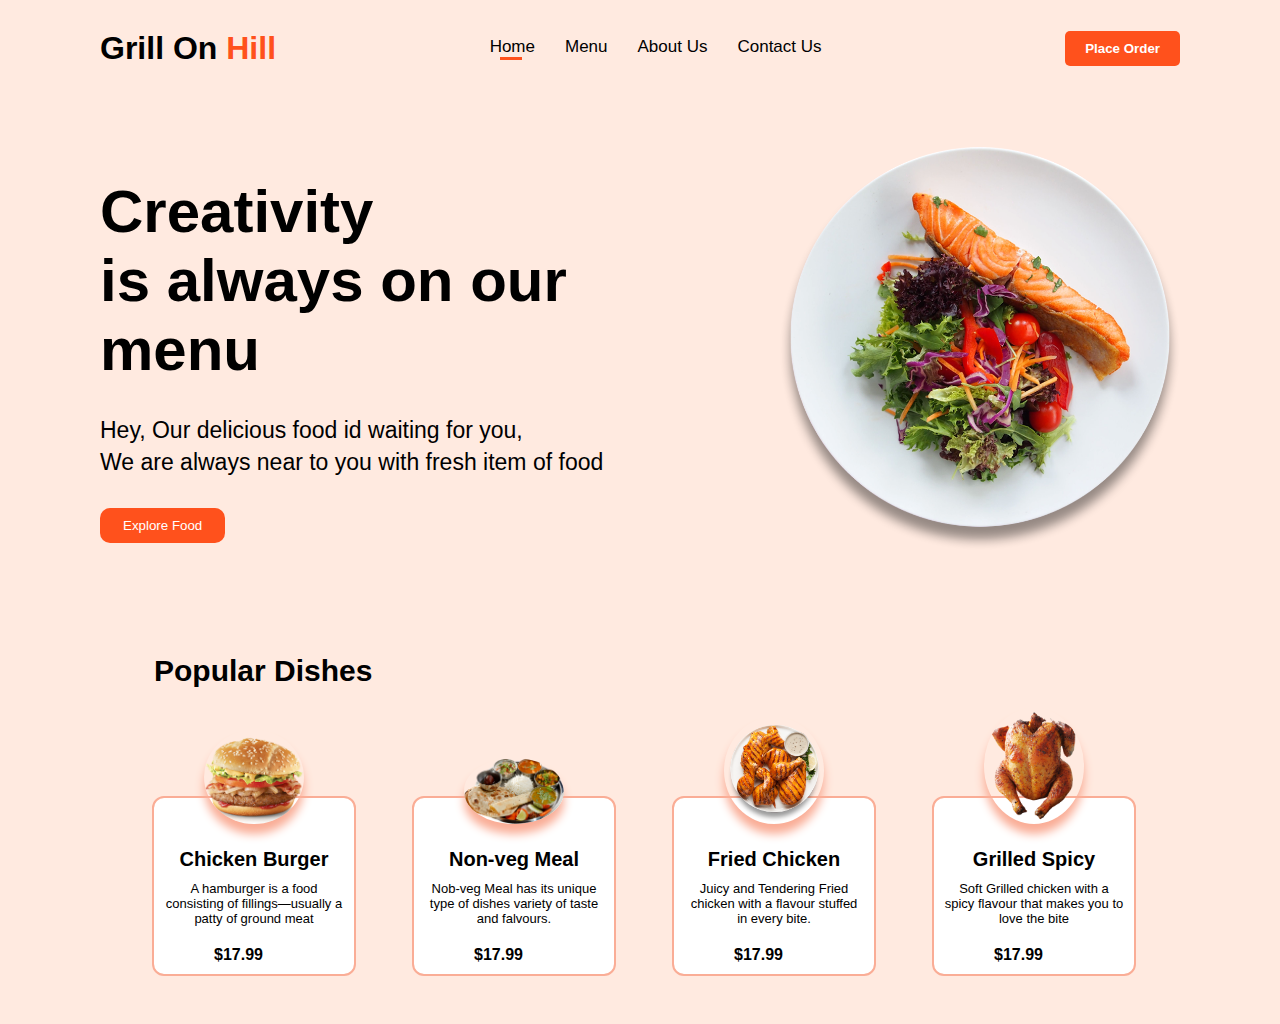
<file: index.html>
<!DOCTYPE html>
<html lang="en">
<head>
    <meta charset="UTF-8">
    <meta name="viewport" content="width=device-width, initial-scale=1.0">
    <title>Foodio</title>
    <link rel="icon" href="./images/Indian-Food-PNG-HD.png">
    <link rel="stylesheet" href="./css/home.css">
</head>
<body>
    <section class="menu"> 
        <div class="nav">
            <div class="logo"><h1>Grill On <b>Hill</b></h1></div>
            <div class="navhome">
                <ul>
                <li><a class="active" href="./index.html">Home</a></li>
                <li><a href="./menu.html">Menu</a></li>
                
                <li> <a href="./about.html">About Us</a></li>
                <li><a href="./contact.html">Contact Us</a></li>
            </ul>
        </div>
        <ul>
            <div class="">
                <a href="./form.html" >
                <input class="placeorder" type="button" value="Place Order" id="placeorder">
                 </a>
             </div>
        </div>

    </section>
    <section class="grid">
        <div class="content">
            <div class="content-left">
                <div class="info">
                    <h2>Creativity <br> is always on our menu</h2>
                    <p>Hey, Our delicious food id waiting for you,<br>
                    We are always near to you with fresh item of food</p>
                    
                </div>
                <a href="menu.html" >
                    <button>Explore Food</button>
                </a>
                
            </div>
            <div class="content-right">
                <img src="./images/Fresh-Healthy-Food-Background-PNG.png" alt="food image in a plate">
            </div>

        </div>
    </section>

    <section class="category">
        <div class="list-items">
            <h3>Popular Dishes</h3>
            <div class="card-list">
               <div class="card">
                    <img src="./images/Burger-Transparent-PNG.png" alt="">
                    <div class="food-title">
                        <h1>Chicken Burger</h1>    
                    </div>
                    <div class="desc-food">
                        <p>A hamburger is a food consisting of fillings—usually a patty of ground meat</p>
                    </div>
                    <div class="price">
                        <span>$17.99</span>
                    </div>
               </div>
               <div class="card">
                <img src="./images/Indian-Food-PNG-Image.png" alt="">
                <div class="food-title">
                    <h1>Non-veg Meal</h1>    
                </div>
                <div class="desc-food">
                    <p>Nob-veg Meal has its unique type of dishes variety of taste and falvours. </p>
                </div>
                <div class="price">
                    <span>$17.99</span>
                </div>
           </div>
           <div class="card">
            <img src="./images/KFC-Food-Plate-Top-View-PNG.png" alt="">
            <div class="food-title">
                <h1>Fried Chicken</h1>    
            </div>
            <div class="desc-food">
                <p>Juicy and Tendering Fried chicken with a flavour stuffed in every bite.</p>
            </div>
            <div class="price">
                <span>$17.99</span>
            </div>
       </div>
       <div class="card">
        <img src="./images/Grilled-Food-PNG-Image-Free-Download.png" alt="">
        <div class="food-title">
            <h1>Grilled Spicy

            </h1>    
        </div>
        <div class="desc-food">
            <p>Soft Grilled chicken with a spicy flavour that makes you to love the bite</p>
        </div>
        <div class="price">
            <span>$17.99</span>
        </div>
        </div>
            </div>
        </div>

    </section>
    <footer>
         
    </footer>

</body>
</html>
</file>
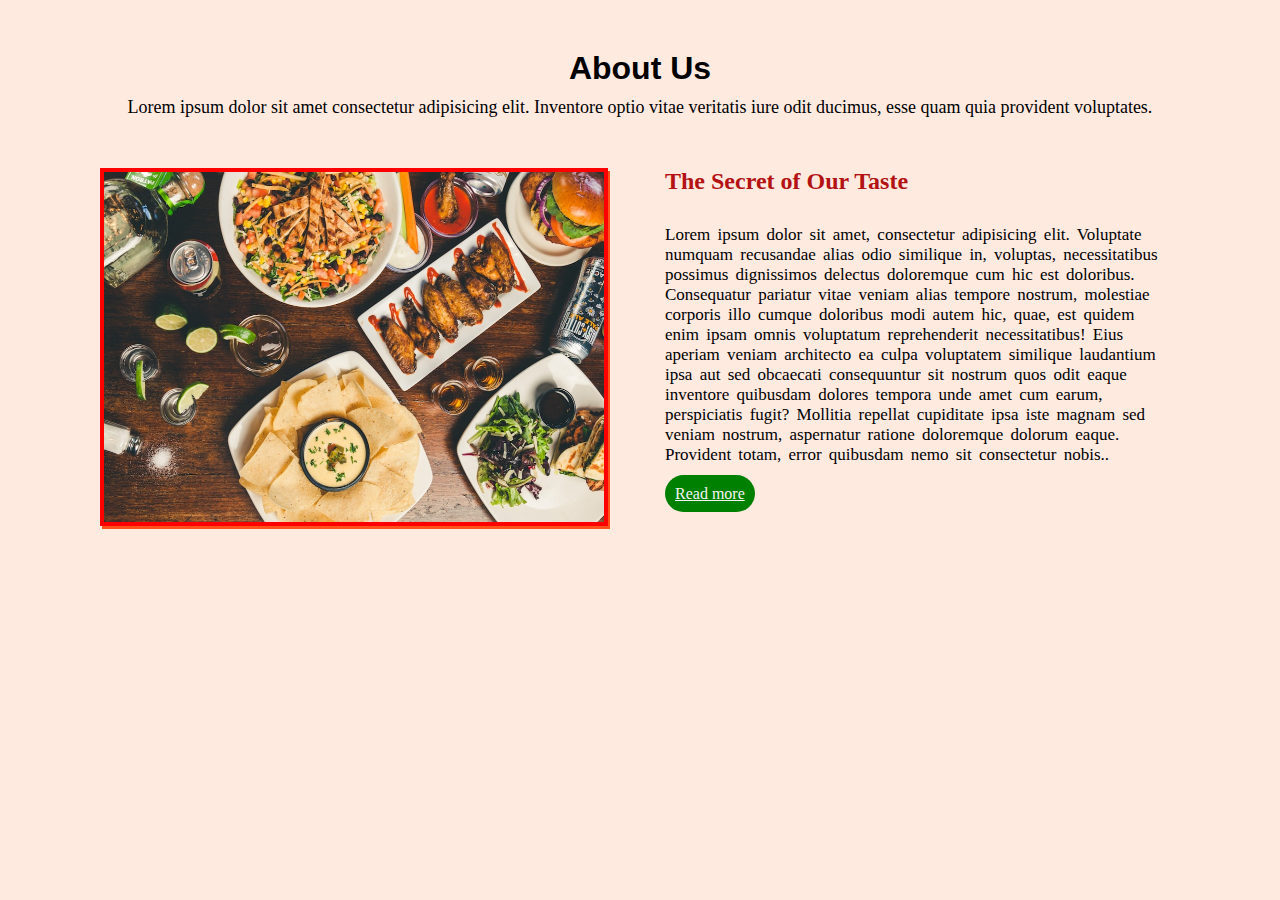
<file: about.html>
<!DOCTYPE html>
<html lang="en">
<head>
    <meta charset="UTF-8">
    <meta name="viewport" content="width=, initial-scale=1.0">
    <title>About US</title>
    <link rel="stylesheet" href="./css/about.css">
</head>
<body>
    </div>
    <div class="about">
        <div class="heading">
            <h1>About Us
            </h1></div>
            <div class="para">
                <p>Lorem ipsum dolor sit amet consectetur adipisicing elit. Inventore optio vitae veritatis iure odit ducimus, esse quam quia provident voluptates.</p>
            </div>
            <div class="grid">
                <div class="image">
                    <img src="./images/ab.jpg" alt="">
                </div>
                <div class="content">
                    <div class="content-head">
                        <h2>The Secret of Our Taste</h2>
                    </div>
                    <div class="content-para">
                        
                        <p>Lorem ipsum dolor sit amet, consectetur adipisicing elit. Voluptate numquam recusandae alias odio similique in, voluptas, necessitatibus possimus dignissimos delectus doloremque cum hic est doloribus. Consequatur pariatur vitae veniam alias tempore nostrum, molestiae corporis illo cumque doloribus modi autem hic, quae, est quidem enim ipsam omnis voluptatum reprehenderit necessitatibus! Eius aperiam veniam architecto ea culpa voluptatem similique laudantium ipsa aut sed obcaecati consequuntur sit nostrum quos odit eaque inventore quibusdam dolores tempora unde amet cum earum, perspiciatis fugit? Mollitia repellat cupiditate ipsa iste magnam sed veniam nostrum, aspernatur ratione doloremque dolorum eaque. Provident totam, error quibusdam nemo sit consectetur nobis..</p>
                        <a href="" class="read-more">Read more</a>
                    </div>

                </div>
            </div>
    </div>
</body>
</html>
</file>
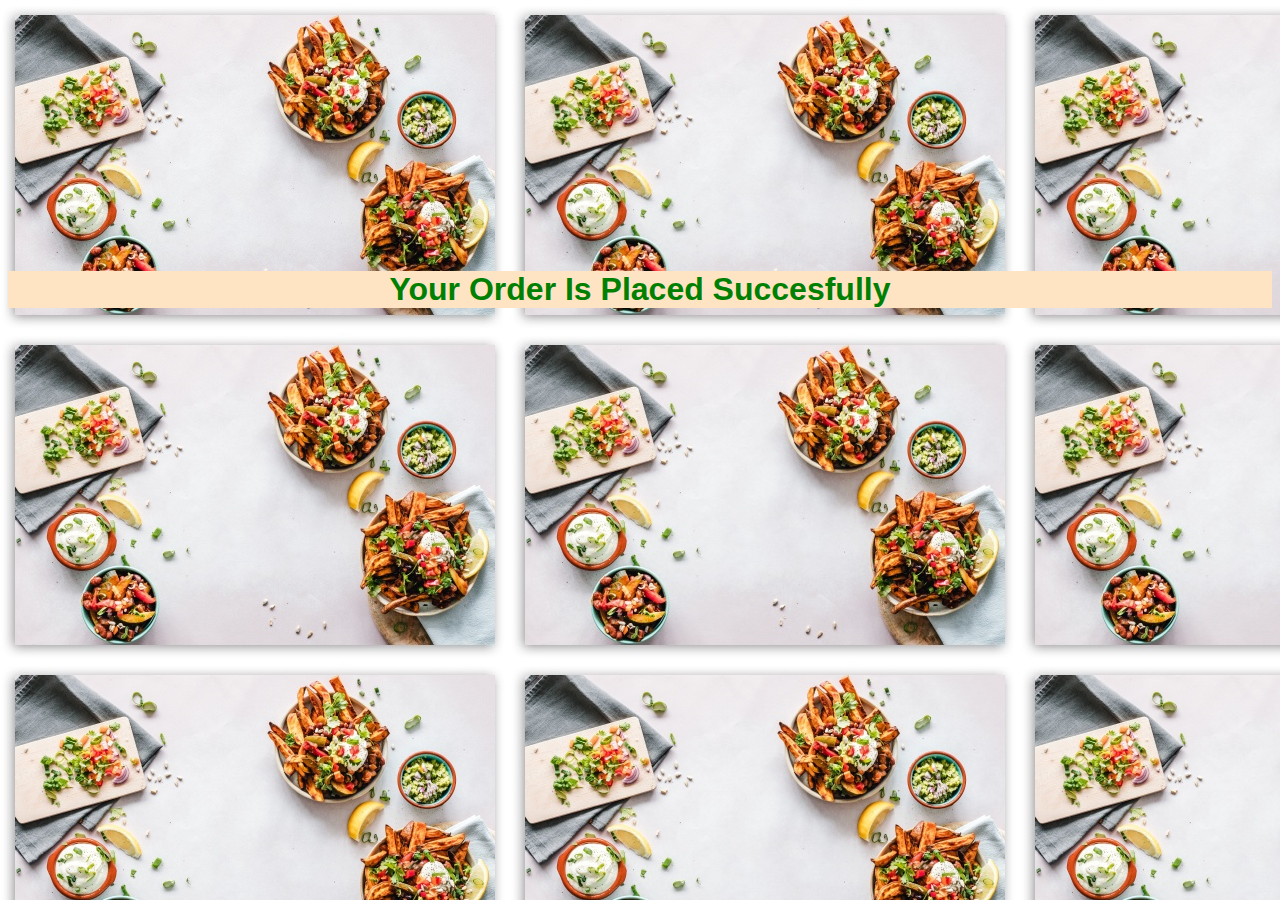
<file: conirm.html>
<!DOCTYPE html>
<html lang="en">
<head>
    <meta charset="UTF-8">
    <meta name="viewport" content="width=device-width, initial-scale=1.0">
    <title>Order Booked</title>
    <style>
        body{
            background-image: url(./images/gftyfytf.jpg);
        }
        h1{
            color:green;
            display: flex;
            justify-content: center;
            align-items: center;
            font-family: sans-serif;
            position: relative;
            top: 250px;
            background-size: cover;
            background-color: bisque;
            
        }
        h1:hover{
            transition: 1s;
            transform: rotate(3600deg)
        }
    </style>
</head>
<body>
    <h1>Your Order Is Placed Succesfully</h1>
</body>
</html>
</file>
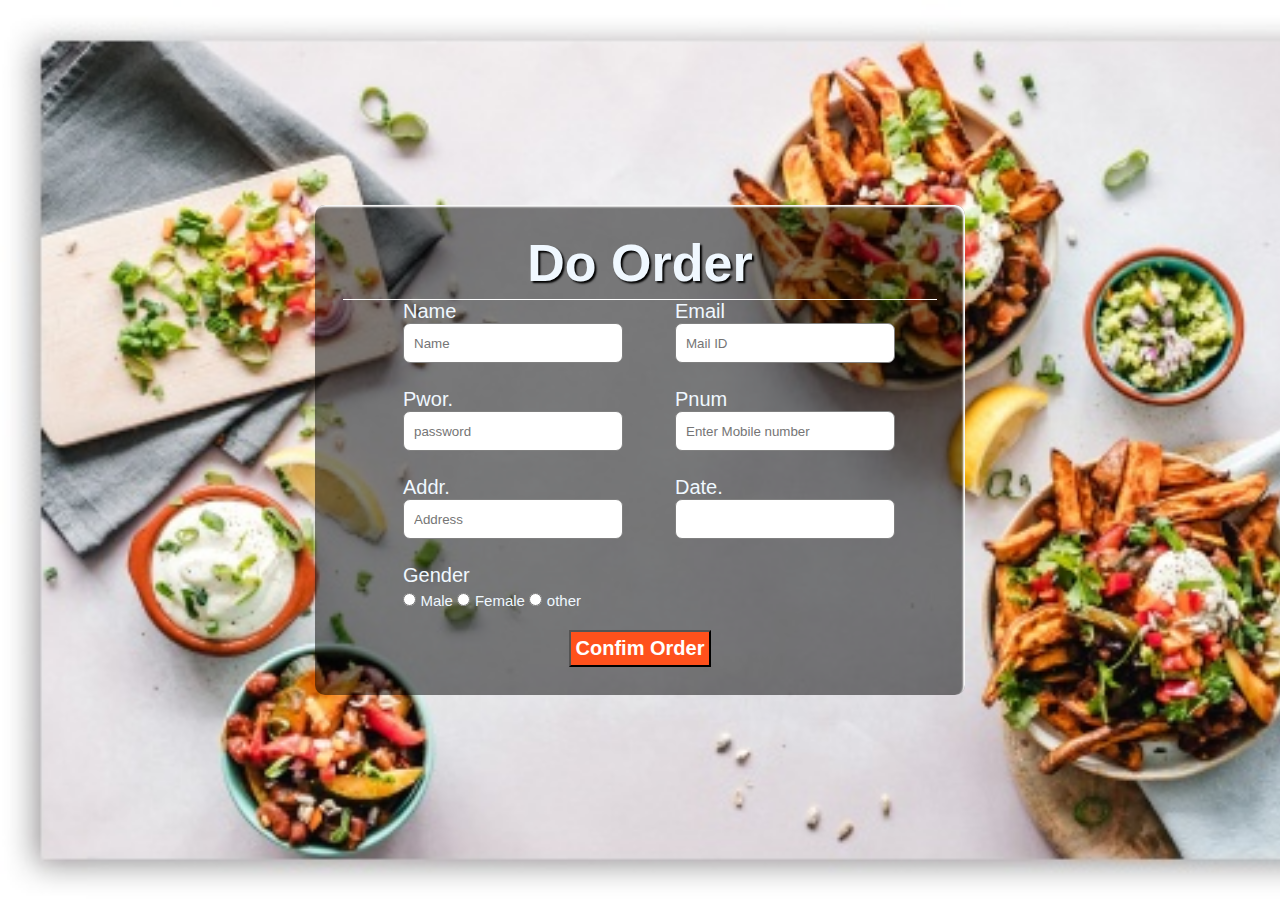
<file: form.html>
<!DOCTYPE html>
<html lang="en">
<head>
    <meta charset="UTF-8">
    <meta name="viewport" content="width=device-width, initial-scale=1.0">
    <title>Form</title>
    <link rel="stylesheet" href="./css/form.css">
</head>
<body>
        <div class="form">
            <div class="heading">
            <h1>Do Order</h1>
            </div>
             <form class="login" action="./conirm.html"  method="get"  >
            <div class="main-user-info">
                <div class="label-inputs">
                <div class="user-input-box">
                    <label for="name">Name</label>
                    <input type="text" id="name" placeholder="Name" required >
                </div>
                <div class="user-input-box">
                    <label for="mail">Email</label>
                    <input type="text" id="mail" placeholder="Mail ID">
                </div>
                <div class="user-input-box">
                    <label for="pass">Pwor.</label>
                    <input type="password" id="password" placeholder="password">
                </div>
                <div class="user-input-box">
                    <label for="number">Pnum</label>
                    <input type="number" id="ph number" placeholder="Enter Mobile number">
                
                </div>
                <div class="user-input-box">
                    <label for="address">Addr.</label>
                    <input type="text" placeholder="Address" id="adress">
                </div>
                <div class="user-input-box">
                    <label for="date">Date.</label>
                    <input type="text" id="date">
                </div>
            
                <div class="gender-details-box">
                    <span class="gender">Gender</span>
                </div>
                </div>
                <div class="gender-category">
                    <input type="radio" name="gender" id="male">
                    <label for="male">Male</label>
                    <input type="radio" name="gender" id="female">
                    <label for="male">Female</label>
                    <input type="radio" name="gender" id="other">
                    <label for="male">other</label>
                </div>
    
                <div class="form-submit-box">
                    <input type="submit" value="Confim Order" id="button">
                </div>
            </div>
             </form>
        </div>
</body>
</html>
</file>
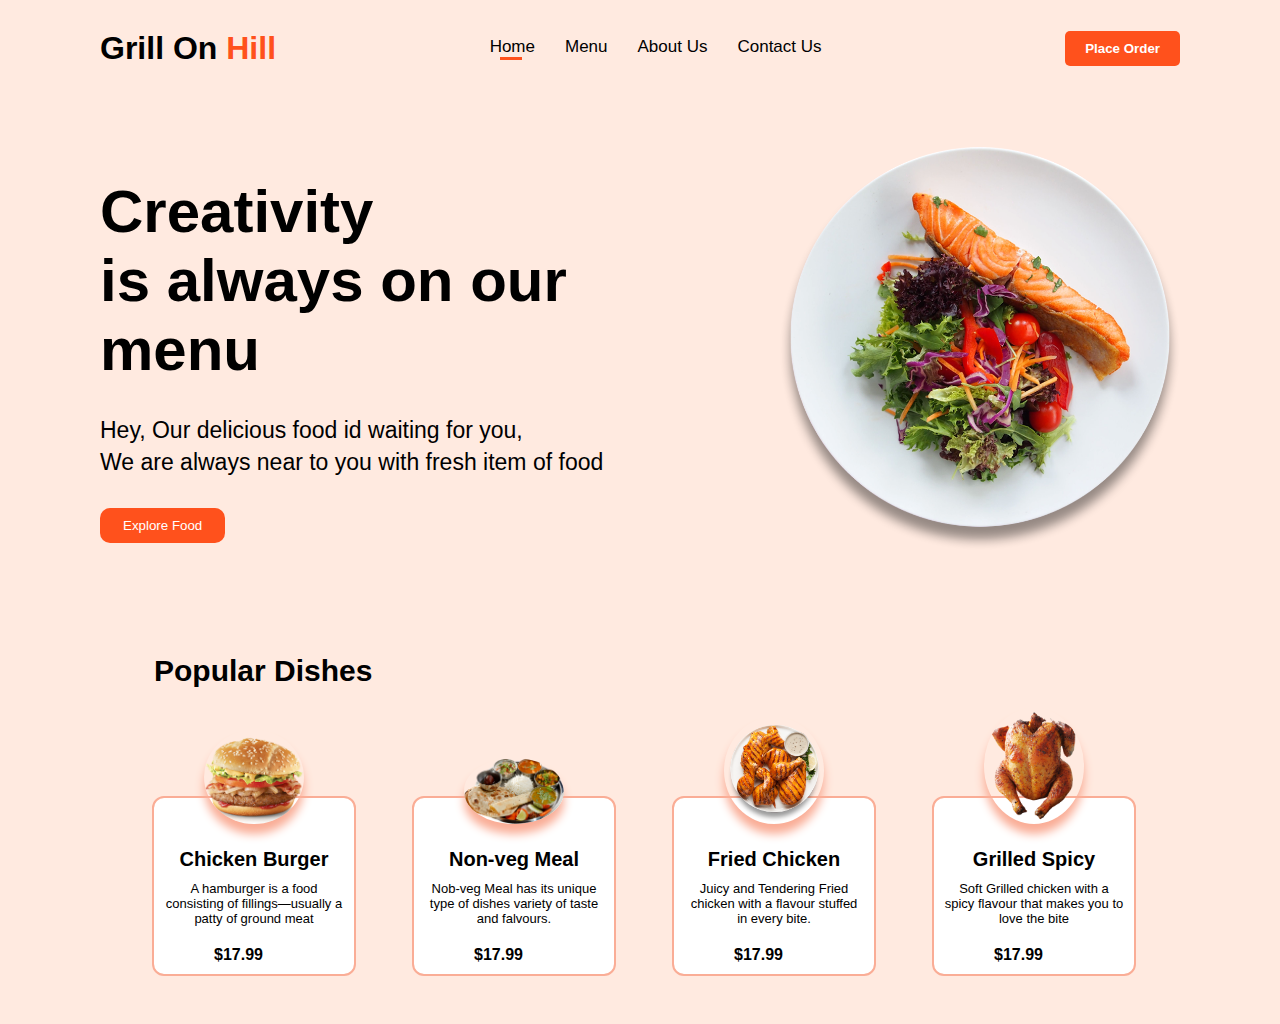
<file: home.html>
<!DOCTYPE html>
<html lang="en">
<head>
    <meta charset="UTF-8">
    <meta name="viewport" content="width=device-width, initial-scale=1.0">
    <title>Foodio</title>
    <link rel="icon" href="./images/Indian-Food-PNG-HD.png">
    <link rel="stylesheet" href="./css/home.css">
</head>
<body>
    <section class="menu"> 
        <div class="nav">
            <div class="logo"><h1>Grill On <b>Hill</b></h1></div>
            <div class="navhome">
                <ul>
                <li><a class="active" href="./home.html">Home</a></li>
                <li><a href="./menu.html">Menu</a></li>
                
                <li> <a href="./about.html">About Us</a></li>
                <li><a href="./contact.html">Contact Us</a></li>
            </ul>
        </div>
        <ul>
            <div class="">
                <a href="./form.html" >
                <input class="placeorder" type="button" value="Place Order" id="placeorder">
                 </a>
             </div>
        </div>

    </section>
    <section class="grid">
        <div class="content">
            <div class="content-left">
                <div class="info">
                    <h2>Creativity <br> is always on our menu</h2>
                    <p>Hey, Our delicious food id waiting for you,<br>
                    We are always near to you with fresh item of food</p>
                    
                </div>
                <a href="menu.html" >
                    <button>Explore Food</button>
                </a>
                
            </div>
            <div class="content-right">
                <img src="./images/Fresh-Healthy-Food-Background-PNG.png" alt="food image in a plate">
            </div>

        </div>
    </section>

    <section class="category">
        <div class="list-items">
            <h3>Popular Dishes</h3>
            <div class="card-list">
               <div class="card">
                    <img src="./images/Burger-Transparent-PNG.png" alt="">
                    <div class="food-title">
                        <h1>Chicken Burger</h1>    
                    </div>
                    <div class="desc-food">
                        <p>A hamburger is a food consisting of fillings—usually a patty of ground meat</p>
                    </div>
                    <div class="price">
                        <span>$17.99</span>
                    </div>
               </div>
               <div class="card">
                <img src="./images/Indian-Food-PNG-Image.png" alt="">
                <div class="food-title">
                    <h1>Non-veg Meal</h1>    
                </div>
                <div class="desc-food">
                    <p>Nob-veg Meal has its unique type of dishes variety of taste and falvours. </p>
                </div>
                <div class="price">
                    <span>$17.99</span>
                </div>
           </div>
           <div class="card">
            <img src="./images/KFC-Food-Plate-Top-View-PNG.png" alt="">
            <div class="food-title">
                <h1>Fried Chicken</h1>    
            </div>
            <div class="desc-food">
                <p>Juicy and Tendering Fried chicken with a flavour stuffed in every bite.</p>
            </div>
            <div class="price">
                <span>$17.99</span>
            </div>
       </div>
       <div class="card">
        <img src="./images/Grilled-Food-PNG-Image-Free-Download.png" alt="">
        <div class="food-title">
            <h1>Grilled Spicy

            </h1>    
        </div>
        <div class="desc-food">
            <p>Soft Grilled chicken with a spicy flavour that makes you to love the bite</p>
        </div>
        <div class="price">
            <span>$17.99</span>
        </div>
        </div>
            </div>
        </div>

    </section>
    <footer>
         
    </footer>

</body>
</html>
</file>
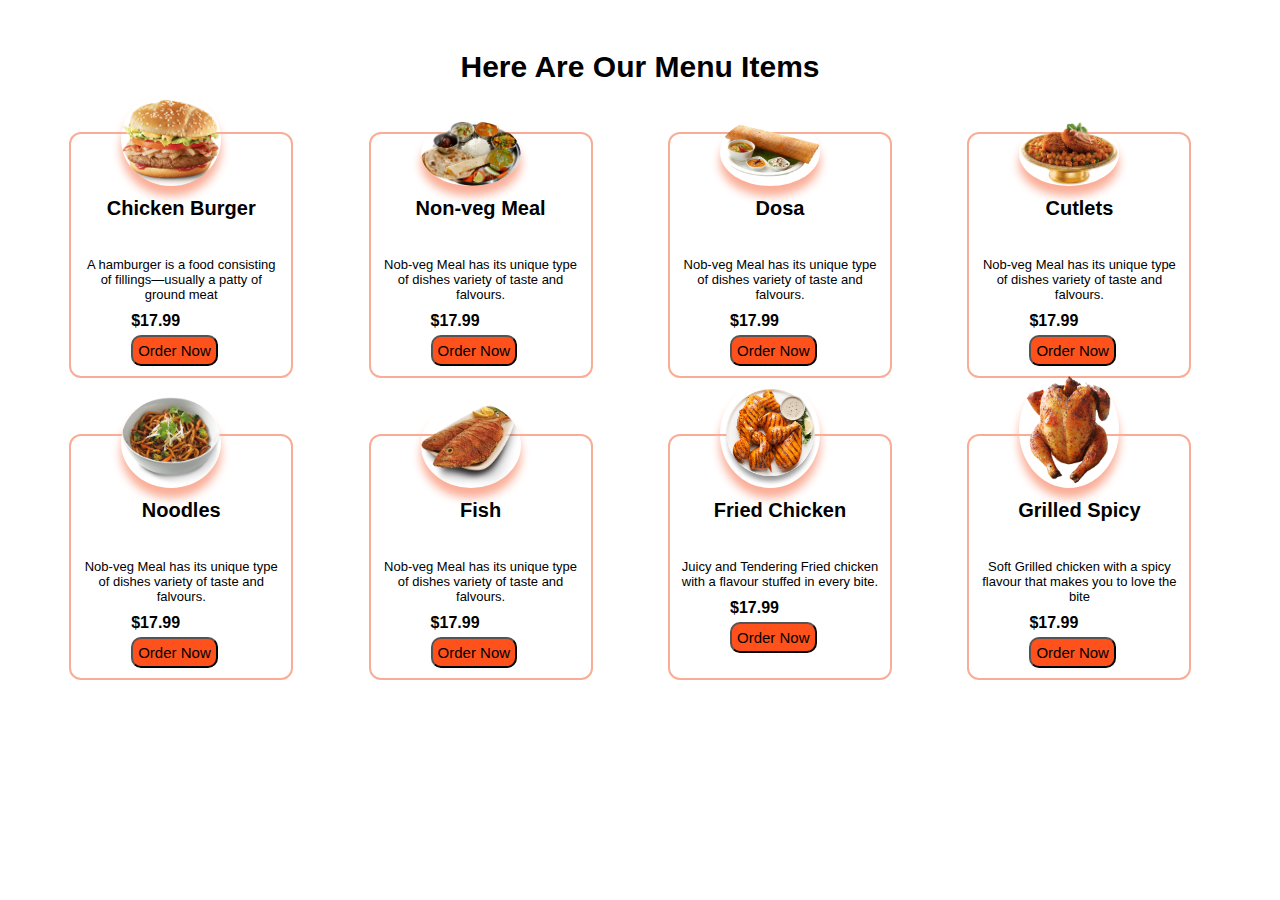
<file: menu.html>
<!DOCTYPE html>
<html lang="en">
<head>
    <meta charset="UTF-8">
    <meta name="viewport" content="width=device-width, initial-scale=1.0">
    <title>Menu</title>
    <link rel="stylesheet" href="./css/menu.css">
</head>
<body>
    <section class="category">
        <div class="list-items">
            <h2>Here Are Our Menu Items</h2>
            <div class="card-list">
               <div class="card">
                    <img src="./images/Burger-Transparent-PNG.png" alt="">
                    <div class="food-title">
                        <h1>Chicken Burger</h1>    
                    </div>
                    <div class="desc-food">
                        <p>A hamburger is a food consisting of fillings—usually a patty of ground meat</p>
                    </div>
                    <div class="price">
                        <span>$17.99</span>
                    </div>
                    <div class="butt">
                        <a href="form.html" >
                            <button class="b1">Order Now</button>
                        </a>
                    </div>
               </div>
               <div class="card">
                <img src="./images/Indian-Food-PNG-Image.png" alt="">
                <div class="food-title">
                    <h1>Non-veg Meal</h1>    
                </div>
                <div class="desc-food">
                    <p>Nob-veg Meal has its unique type of dishes variety of taste and falvours. </p>
                </div>
                <div class="price">
                    <span>$17.99</span>
                </div>
                <div class="butt">
                    <a href="form.html" >
                        <button class="b1">Order Now</button>
                    </a>
                </div>
           </div>
           <div class="card">
            <img src="./images/dosa.png" alt="">
            <div class="food-title">
                <h1>Dosa</h1>    
            </div>
            <div class="desc-food">
                <p>Nob-veg Meal has its unique type of dishes variety of taste and falvours. </p>
            </div>
            <div class="price">
                <span>$17.99</span>
            </div>
            <div class="butt">
                <a href="form.html" >
                    <button class="b1">Order Now</button>
                </a>
            </div>
       </div>
       <div class="card">
        <img src="./images/cutlet.png" alt="">
        <div class="food-title">
            <h1>Cutlets</h1>    
        </div>
        <div class="desc-food">
            <p>Nob-veg Meal has its unique type of dishes variety of taste and falvours. </p>
        </div>
        <div class="price">
            <span>$17.99</span>
        </div>
        <div class="butt">
            <a href="form.html" >
                <button class="b1">Order Now</button>
            </a>
        </div>
            </div>
            <div class="card">
                <img src="./images/Noodles-PNG-Transparent-Image.png" alt="">
                <div class="food-title">
                    <h1>Noodles</h1>    
                </div>
                <div class="desc-food">
                    <p>Nob-veg Meal has its unique type of dishes variety of taste and falvours. </p>
                </div>
                <div class="price">
                    <span>$17.99</span>
                </div>
                <div class="butt">
                    <a href="form.html" >
                        <button class="b1">Order Now</button>
                    </a>
                </div>
                </div>
                <div class="card">
                    <img src="./images/Healthy-Fried-PNG-Photos.png" alt="">
                    <div class="food-title">
                        <h1>Fish</h1>    
                    </div>
                    <div class="desc-food">
                        <p>Nob-veg Meal has its unique type of dishes variety of taste and falvours. </p>
                    </div>
                    <div class="price">
                        <span>$17.99</span>
                    </div>
                    <div class="butt">
                        <a href="form.html" >
                            <button class="b1">Order Now</button>
                        </a>
                    </div>
               </div>



           <div class="card">
            <img src="./images/KFC-Food-Plate-Top-View-PNG.png" alt="">
            <div class="food-title">
                <h1>Fried Chicken</h1>    
            </div>
            <div class="desc-food">
                <p>Juicy and Tendering Fried chicken with a flavour stuffed in every bite.</p>
            </div>
            <div class="price">
                <span>$17.99</span>
            </div>
            <div class="butt">
                <a href="form.html" >
                    <button class="b1">Order Now</button>
                </a>
            </div>
       </div>
       <div class="card">
        <img src="./images/Grilled-Food-PNG-Image-Free-Download.png" alt="">
        <div class="food-title">
            <h1>Grilled Spicy

            </h1>    
            </div>
                <div class="desc-food">
            <p>Soft Grilled chicken with a spicy flavour that makes you to love the bite</p>
            </div>
            <div class="price">
                <span>$17.99</span>
            </div>
            <div class="butt">
                <a href="form.html" >
                    <button class="b1">Order Now</button>
                </a>
            </div>
            </div>
        </div>
        

    </section>
    
</body>
</html>
</file>
<file: css/home.css>
*{
    padding: 0%;
    margin: 0%;
    box-sizing: border-box;
}
body{
    margin: 0 100px;
    background-color:#ffeae0;
}
.nav{
    width: 100%;
    display: flex;
    justify-content: space-between;
    align-items: center;
    padding: 30px 0;
    
}
.nav .logo h1{
    font-weight: 600;
    font-family: sans-serif;
    color:#000000;
}
.nav .logo b{
    color: #ff511c;
} 
.nav ul{
    display: flex;
    list-style: none;
}
.nav ul li{
    margin-right: 30px;
}
.nav ul li a{
    text-decoration: none;
    color: #000000;
    font-weight: 500;
    font-family: sans-serif;
    font-size: 17px;
}
.nav ul li a:hover{
    background-color:#ff511c;
    padding: 4px;
    border-radius: 5px;
    
}
.nav ul .active::after{
    content: '';
    width: 50%;
    height: 3px;
    background-color: #ff511c;
    display: flex;
    position: relative;
    margin-left: 10px;
}

input{
    padding: 10px 20px;
    cursor: pointer;
    font-weight: 600;
}
 
.placeorder{
    background-color: #ff511c;
    color: #ffff;
    outline: none;
    border: none;
    border-radius: 5px;   
}

.content{
    display: grid;
    grid-template-columns: 50% auto;
    gap: 30px;
    margin-top: 50px;
    align-items: center;
    justify-content: space-between;
    width: 100%;
}
.content .content-left{
    display: block;
    width: 100%;
    margin-top: 20px;
    user-select: none;
}
.content .content-left .info{
    max-width: 100%;
    display: flex;
    flex-direction: column;
}
.content .content-left .info h2{
    font-size: 60px;
    font-family: sans-serif;
    margin-bottom: 30px;
}
.content .content-left .info p{
    font-size: 23px;
    line-height: 2pc;
    margin-bottom: 30px;
    font-family: sans-serif;
}
.content .content-left button{
    padding: 10px 23px;
    font-family: sans-serif;
    cursor: pointer;
    background-color: #ff511c;
    border-radius: 10px;
    color:#fff;
    border: none;
}
.content .content-right {
    display: block;
    width: 100%;
}
.content .content-right img{
    width: 400px;
    height: auto;
    position: relative;
    user-select: none;
    animation: rotate 10s linear infinite;
    background:fixed;

    
}
@keyframes rotate {
    0%{
        transform: rotate(0deg);
    }
    100%{
        transform: rotate(360deg);
    }   
}

.category{
    width: 100%;
    display: flex;
    margin-top: 50px;
    margin-bottom: 50px;
    justify-content: center;
}
.category .list-items{
    width: 90%;
    position: relative;
}
.category .list-items h3{
    font-size: 30px;
    font-weight: 600;
    margin-top: 50px;
    font-family: sans-serif;
    margin-bottom: 110px;
}
.category .list-items .card-list{
    display: grid;
    grid-template-columns: repeat(4,1fr);
    gap: 60px;

}
.category .card-list .card{
    width: 200px;
    height: auto;
    display: block;
    padding: 10px;
    position: relative;
    outline: 2px solid #faad96;
    background: #fff;
    border-radius: 10px;
}
.category .card-list .card img{
    width: 100px;
    height: auto;
    bottom: 140px;
    left: 50px;
    margin-top: 500px;
    margin-bottom: 10px;
    object-fit: cover;
    object-position: center;
    background-repeat: no-repeat;
    position: absolute;
    box-shadow: 0 10px 10px #faad96 ;
    border-radius: 50%;
}
.category .card-list .card img:hover{
    cursor: pointer;
    transition: 2s;
    transform: rotate(360deg);

}
.category .card-list .card .food-title{
    padding: 40px 0 10px ;
}
.category .card-list .card .food-title h1{
    text-align: center;
    font-weight: bold;
    font-size: 20px;
    font-family: sans-serif;
}
.category .card-list .card .desc-food p{
    font-size: 13px;
    text-align: center;
    font-weight: 500;
    margin-bottom: 20px;
    font-family: sans-serif;
}
.category .card .price{
    display: flex;
    align-items: center;
    justify-content: space-between;
    
}
.category .card .price span{
    font-weight: 600;
    font-family: sans-serif;
    margin: 0 50px 0 50px;
}

::-webkit-scrollbar{
    width: 10px;
}
::-webkit-scrollbar-thumb{
    border-radius: 20px;
    background-color: #ff511c;
}

@media(max-width:600px){
    .nav .logo h1{
        width: 100%;
        font-size:30px;
        font-weight: 300;
        font-family: sans-serif;
        color:#000000;
     }

    .content .content-left .info h2{
    font-size: 30px;
    font-family: sans-serif;
    margin-bottom: 30px;
    }
    body{
        margin: 0 10px;
        background-color:#ffeae0;
    }
    .content .content-right img{
        width: 200px;
        height: auto;
        position: relative;
        user-select: none;
        animation: rotate 10s linear infinite;
        background:fixed
    
        
    }
    @keyframes rotate {
        0%{
            transform: rotate(0deg);
        }
        100%{
            transform: rotate(360deg);
        }   
    }  
   .category .list-items .card-list{
    display:grid;
    grid-template-columns: repeat(2,1fr);
    grid-template-rows: repeat(2,1fr);
    row-gap: 90px;

    }  
    ::-webkit-scrollbar{
        width:0;
    }
    ::-webkit-scrollbar-thumb{
        border-radius: 0px;
        background-color: #ff511c;
    }
    .category .list-items{
        width: 100%;
    }
    .category .card-list .card img{
        width: 100px;
        height: auto;
        bottom: 140px;
        left: 50px;
        margin-top: 500px;
        margin-bottom: 10px;
        object-fit: cover;
        object-position: center;
        background-repeat: no-repeat;
        position: absolute;
        box-shadow: 0 10px 10px #faad96 ;
        border-radius: 50%;
    }
}
</file>
<file: css/about.css>
*{
    padding: 0;
    margin: 0;
}
body{
    background-color:#ffeae0 ;
}
.home{
    font-size: 30px;
}
.heading{
    display: flex;
    justify-content: center;
    align-items: center;
    margin-top: 50px;
    font-weight: 600;
    font-family: sans-serif;
}
.para{
    display: flex;
    justify-content: center;
    align-items: center;
    font-size: 18px;
    margin-top:10px;
}
.about .grid{
    margin-top: 50px;
    display: grid;
    grid-template-columns: 1fr 1fr;
    gap: 50px;
}
.about .grid .image img{
    height: 350px;
    width: 500px;
    position: relative;
    left: 100px;
    border: 4px solid red;
    box-shadow: 2px 3px #ff511c ;
}
 .content .content-head h2{
    color: #B31312;
    margin-bottom: 30px;
 }
 .content .content-para p{
        font-size: 17px;
        right: 100px;
        height: auto;
        width: 500px;
        word-spacing: 3px;
 }
 .content .content-para .read-more{
    position: relative;
    top: 20px;
    color: whitesmoke;
    background-color: green;
    padding: 10px;
    border-radius: 20px;

 }
 .content .content-para .read-more:hover{
    cursor: pointer;
    background-color: #ff511c;

 }
 @media(max-width:600px){
    .about .grid{
        margin-top: 50px;
        display:flex;
        flex-direction: column;
        gap: 50px;
    }
    .about .grid .image img{
        height: 200px;
        width: 300px;
        position: relative;
        border: 4px solid red;
        box-shadow: 2px 3px #ff511c ;
    }.content .content-head h2{
        display: flex;
        justify-content: center;
        align-items: center;
        color: #B31312;
        margin-bottom: 30px;
        
     }
     .content .content-para p{
            display: flex;
            justify-content: center;
            align-items: center;
            font-size: 15px;
            word-spacing: 5px;
            margin: 0 20px 0 20px;
            padding: 10px;
     }
 }
</file>
<file: css/form.css>
*{
    padding: 0;
    margin: 0;
    box-sizing: border-box;
    font-family: sans-serif;
}
body{
    display: flex;
    height: 100vh;
    justify-content: center;
    align-items: center;
    background-image: url(../images/gftyfytf.jpg);
    background-size: cover;
}
.form{
    width: 100%;
    max-width: 650px;
    background: rgba(0,0,0,0.5);
    padding: 28px;
    margin :0 28px;
    border-radius: 10px;
    box-shadow: inset -2px 2px 2px white;
    position: relative;
}
.heading{
    font-size: 26px;
    color: aliceblue;
    font-weight: 600;
    padding-bottom: 6px;
    text-align: center;
    text-shadow: 2px 2px 2px black;
    border-bottom: solid 1px white;
}

.label-inputs{
    display: grid;
    grid-template-columns: 1fr 1fr;
    grid-template-rows: 1fr 1fr 1fr ;
    gap: 10px;
    padding-left: 60px;
}
.gender{
    width: 95%;
    color: aliceblue;
    font-size: 20px;
    font-weight: 400;
    margin: 5px 0;
    padding-bottom: 20px;
}
.gender-category label{
    width: 95%;
    font-size: 15px;
    font-weight: 400;
    margin: 5px 0;
    color: aliceblue;

}
    
    
.gender-category{
    top: 5px;
    position:relative;
    left: 60px;
    
}

.user-input-box{
     width:200px;
    padding-bottom: 15px;
}
.user-input-box label{
    width: 95%;
    color: aliceblue;
    font-size: 20px;
    font-weight: 400;
    margin: 5px 0;
}
.user-input-box input{
    height: 40px;
    width: 220px;
    border-radius: 7px;
    outline: none;
    border: 1px solid grey;
    padding: 10px;
}
.gender-category input,
.form-submit-box input{
    cursor: pointer;
}
.form-submit-box{
    display: flex;
    justify-content: center;
    align-items: center;
}
#button{
    margin-top: 25px;
    font-size: 20px;
    padding: 5px;
    font-weight: 600;
    font-family: sans-serif;
    background-color: #ff511c;
    color: white;
}
@media(max-width:600px){
    .form{
        min-width: 280px;
    }
    .heading{
        font-size: 26px;
        color: aliceblue;
        font-weight: 500;
        margin-top: 60px;
        padding-bottom: 6px;
        text-align: center;
        text-shadow: 2px 2px 2px black;
        border-bottom: solid 1px white;
    }
    .user-input-box{
        margin-bottom: 12px;
        width: 100%;
    }
    .label-inputs{
        display: flex;
        flex-direction: column;
        justify-content: space-between;
    }
    .gender-category{
        display: flex;
        justify-content: space-between;
        width: 100%;
    }
}
</file>
<file: css/menu.css>
.category{
    width: 100%;
    display: flex;
    margin-top: 50px;
    margin-bottom: 50px;
    justify-content: center;
}
.category .list-items{
    width: 90%;
    position: relative;
}
.category .list-items h2{
    font-size: 30px;
    font-weight: 600;
    margin: 0;
    font-family: sans-serif;
    margin-bottom: 50px;
    display: flex;
    justify-content: center;
}
.category .list-items .card-list{
    display: grid;
    grid-template-columns: repeat(4, 1fr);
    grid-template-rows:repeat(2, 4fr);
    gap: 60px;
   

}
.category .card-list .card{
    width: 200px;
    height: auto;
    display: block;
    padding: 10px;
    position: relative;
    outline: 2px solid #faad96;
    box-shadow: 2px salmon;
    background: #fff;
    border-radius: 10px;
}
.category .card-list .card .butt .b1{

    position: relative;
    left: 50px;
    margin-top: 5px;
    font-size: 15px;
    background-color: #ff511c;
    border-radius: 10px;
    padding: 5px;
}
.category .card-list .card .butt .b1:hover{
    cursor: pointer;
    color: aquamarine;

}
.category .card-list .card .butt .b1:visited{
    background-color: blueviolet;
}


.category .card-list .card img{
    width: 100px;
    height: auto;
    bottom: 170px;
    left: 50px;
    margin-top: 500px;
    margin-bottom: 20px;
    object-fit: cover;
    object-position: center;
    background-repeat: no-repeat;
    position: absolute;
    box-shadow: 0 10px 10px #faad96 ;
    border-radius: 50%;
}
.category .card-list .card img:hover{
    cursor: pointer;
    transition: 2s;
    transform: rotate(360deg);
    transform: scale(2);

}
.category .card-list .card .food-title{
    padding: 40px 0 10px ;
}
.category .card-list .card .food-title h1{
    text-align: center;
    font-weight: bold;
    font-size: 20px;
    font-family: sans-serif;
}
.category .card-list .card .desc-food p{
    font-size: 13px;
    text-align: center;
    font-weight: 500;
    margin-bottom: 10px;
    font-family: sans-serif;
}
.category .card .price{
    display: flex;
    align-items: center;
    justify-content: space-between;
    
}
.category .card .price span{
    font-weight: 600;
    font-family: sans-serif;
    margin: 0 50px 0 50px;
}
@media(max-width:600px){
    .category .list-items .card-list{
        display: grid;
        grid-template-columns: repeat(2, 1fr);
        grid-template-rows:repeat(2, 4fr);
        gap: 60px;
       
    
    }
    .category{
        width: 100%;
        display: flex;
        justify-content: center;
    }
    .category .card-list .card{
        width: 180px;
        height: auto;
        display: block;
        padding: 5px;
        position: relative;
        outline: 2px solid #faad96;
        box-shadow: 2px salmon;
        background: #fff;
        border-radius: 10px;
    }
}
</file>
